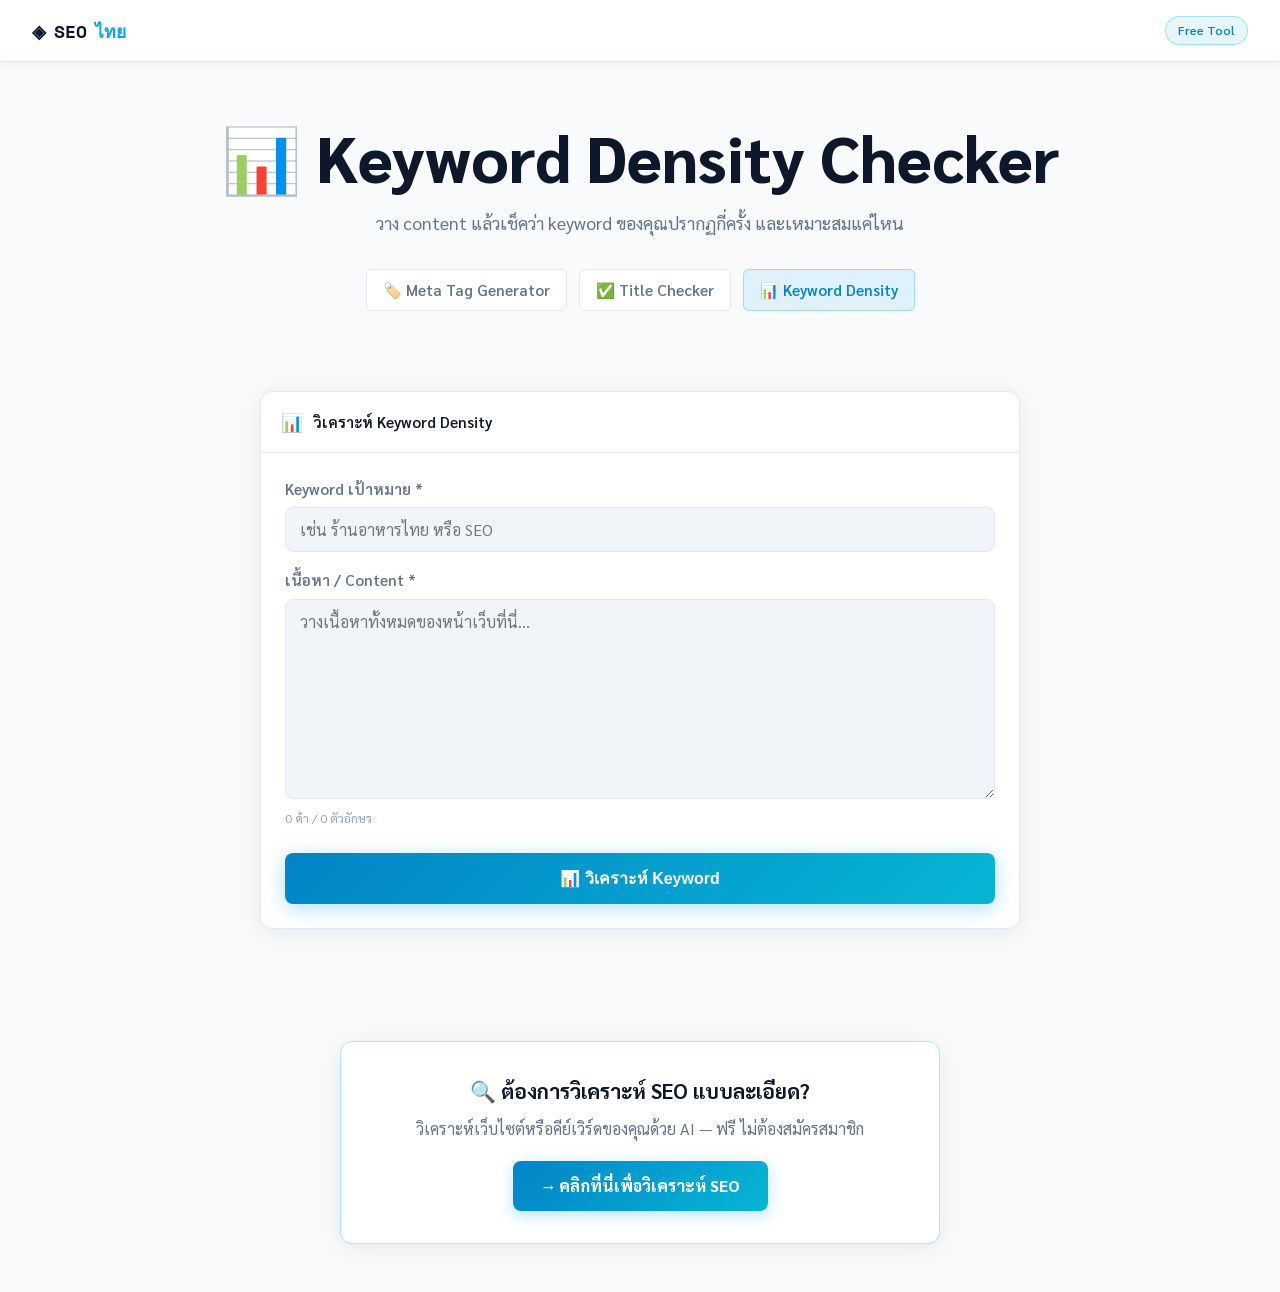
<file: keyword-density.html>
<!DOCTYPE html>
<html lang="th">
<head>
  <meta charset="UTF-8" />
  <meta name="viewport" content="width=device-width, initial-scale=1.0" />
  <title>Keyword Density Checker — SEOไทย</title>
  <meta name="description" content="เช็คความหนาแน่น Keyword ในเนื้อหาของคุณ รองรับภาษาไทยและอังกฤษ" />
  <link rel="preconnect" href="https://fonts.googleapis.com" />
  <link rel="preconnect" href="https://fonts.gstatic.com" crossorigin />
  <link href="https://fonts.googleapis.com/css2?family=Sarabun:wght@300;400;500;600;700;800&family=Space+Mono:wght@400;700&display=swap" rel="stylesheet" />
  <style>
    :root {
      --bg: #f8fafc;
      --surface: #ffffff;
      --surface2: #f1f5f9;
      --surface3: #e2e8f0;
      --blue: #0ea5e9;
      --blue-dark: #0284c7;
      --teal: #06b6d4;
      --text: #0f172a;
      --muted: #64748b;
      --dim: #94a3b8;
      --border: #e2e8f0;
      --border-accent: rgba(14,165,233,0.3);
      --green: #16a34a;
      --amber: #d97706;
      --red: #dc2626;
      --font: 'Sarabun', sans-serif;
      --mono: 'Space Mono', monospace;
    }

    *, *::before, *::after {
      box-sizing: border-box;
      margin: 0;
      padding: 0;
    }

    html {
      scroll-behavior: smooth;
    }

    body {
      background: var(--bg);
      color: var(--text);
      font-family: var(--font);
      font-size: 16px;
      line-height: 1.6;
      min-height: 100vh;
      -webkit-font-smoothing: antialiased;
    }

    /* HEADER */
    header {
      background: var(--surface);
      border-bottom: 1px solid var(--border);
      padding: 16px 32px;
      display: flex;
      align-items: center;
      justify-content: space-between;
      position: sticky;
      top: 0;
      z-index: 100;
      box-shadow: 0 1px 8px rgba(0,0,0,0.06);
    }

    .logo {
      display: flex;
      align-items: center;
      gap: 8px;
      text-decoration: none;
      color: var(--text);
      font-family: var(--mono);
      font-size: 1.1rem;
      font-weight: 700;
    }

    .logo span:last-child {
      color: var(--blue);
    }

    .badge {
      background: rgba(14,165,233,0.1);
      border: 1px solid var(--border-accent);
      color: var(--blue-dark);
      padding: 4px 12px;
      border-radius: 99px;
      font-size: 0.75rem;
      font-weight: 600;
    }

    /* HERO SECTION */
    .hero {
      text-align: center;
      padding: 60px 20px 40px;
      position: relative;
      z-index: 1;
    }

    .hero h1 {
      font-size: clamp(2.8rem, 5vw, 4.5rem);
      font-weight: 900;
      color: var(--text);
      margin-bottom: 16px;
      line-height: 1.1;
    }

    .hero p {
      font-size: 1.1rem;
      color: var(--muted);
      margin-bottom: 32px;
      max-width: 600px;
      margin-left: auto;
      margin-right: auto;
    }

    /* TOOL TABS */
    .tool-tabs {
      display: flex;
      justify-content: center;
      gap: 12px;
      flex-wrap: wrap;
      margin-bottom: 40px;
    }

    .tool-tab {
      background: var(--surface);
      border: 1px solid var(--border);
      color: var(--muted);
      padding: 8px 16px;
      border-radius: 6px;
      text-decoration: none;
      font-size: 0.95rem;
      font-weight: 600;
      transition: all 0.2s;
    }

    .tool-tab:hover {
      border-color: var(--blue-dark);
      color: var(--blue);
    }

    .tool-tab.active {
      background: rgba(14,165,233,0.1);
      border-color: var(--border-accent);
      color: var(--blue-dark);
    }

    /* MAIN LAYOUT */
    .wrap {
      max-width: 1200px;
      margin: 0 auto;
      padding: 0 20px 40px;
      position: relative;
      z-index: 1;
    }

    /* CARD */
    .card {
      background: var(--surface);
      border: 1px solid var(--border);
      border-radius: 12px;
      overflow: hidden;
      box-shadow: 0 4px 24px rgba(0,0,0,0.07);
      max-width: 760px;
      margin: 0 auto 24px;
    }

    .card-head {
      padding: 16px 20px;
      border-bottom: 1px solid var(--border);
      display: flex;
      align-items: center;
      gap: 10px;
      font-size: 0.95rem;
      font-weight: 600;
      color: var(--text);
    }

    .card-head-icon {
      font-size: 1.1rem;
    }

    .card-body {
      padding: 24px;
    }

    /* FORM */
    .fg {
      margin-bottom: 16px;
    }

    .fg:last-child {
      margin-bottom: 0;
    }

    .fg label {
      display: block;
      font-size: 0.95rem;
      font-weight: 600;
      color: var(--muted);
      margin-bottom: 6px;
    }

    .fg input,
    .fg textarea {
      width: 100%;
      background: var(--surface2);
      border: 1px solid var(--border);
      border-radius: 8px;
      padding: 11px 14px;
      color: var(--text);
      font-family: var(--font);
      font-size: 1rem;
      outline: none;
      transition: border 0.2s, box-shadow 0.2s;
    }

    .fg input:focus,
    .fg textarea:focus {
      border-color: var(--blue-dark);
      box-shadow: 0 0 0 3px rgba(14,165,233,0.1);
    }

    .fg textarea {
      min-height: 200px;
      resize: vertical;
    }

    .word-count {
      font-size: 0.78rem;
      color: var(--dim);
      margin-top: 4px;
    }

    .check-btn {
      width: 100%;
      background: linear-gradient(135deg, var(--blue-dark), var(--teal));
      color: #fff;
      font-weight: 800;
      font-size: 1rem;
      border: none;
      border-radius: 8px;
      padding: 13px;
      cursor: pointer;
      transition: all 0.2s;
      box-shadow: 0 4px 20px rgba(14,165,233,0.35);
      margin-top: 8px;
    }

    .check-btn:hover {
      transform: translateY(-2px);
      box-shadow: 0 8px 28px rgba(14,165,233,0.45);
    }

    /* RESULTS */
    .results {
      margin-top: 24px;
      display: none;
    }

    .result-main {
      background: var(--surface2);
      border-radius: 8px;
      padding: 24px;
      margin-bottom: 20px;
      text-align: center;
    }

    .density-num {
      font-size: 3rem;
      font-weight: 800;
    }

    .density-good {
      color: var(--green);
    }

    .density-warn {
      color: var(--amber);
    }

    .density-bad {
      color: var(--red);
    }

    .density-label {
      color: var(--muted);
      font-size: 0.9rem;
      margin-top: 4px;
    }

    .density-verdict {
      margin-top: 12px;
      font-size: 1rem;
      font-weight: 600;
    }

    .advice-box {
      background: var(--surface3);
      border-left: 3px solid var(--blue);
      border-radius: 0 8px 8px 0;
      padding: 14px 16px;
      margin-top: 16px;
      font-size: 0.9rem;
    }

    .stats-row {
      display: flex;
      gap: 12px;
      flex-wrap: wrap;
      margin-bottom: 20px;
    }

    .stat-box {
      flex: 1;
      min-width: 120px;
      background: var(--surface2);
      border: 1px solid var(--border);
      border-radius: 8px;
      padding: 16px;
      text-align: center;
    }

    .stat-box .sv {
      font-size: 1.5rem;
      font-weight: 800;
      color: var(--blue);
    }

    .stat-box .sl {
      font-size: 0.8rem;
      color: var(--muted);
      margin-top: 4px;
    }

    .bar-section {
      margin-bottom: 20px;
    }

    .bar-label {
      display: flex;
      justify-content: space-between;
      font-size: 0.85rem;
      margin-bottom: 6px;
    }

    .density-bar {
      background: var(--surface3);
      border-radius: 4px;
      height: 12px;
      overflow: hidden;
      position: relative;
    }

    .density-fill {
      height: 100%;
      border-radius: 4px;
      transition: width 0.8s;
    }

    .bar-marker {
      position: absolute;
      top: -4px;
      height: 20px;
      width: 2px;
      background: var(--blue);
    }

    .bar-marker-label {
      position: absolute;
      top: -22px;
      font-size: 0.7rem;
      color: var(--blue);
      transform: translateX(-50%);
      white-space: nowrap;
    }

    .top-keywords {
      background: var(--surface2);
      border-radius: 8px;
      padding: 20px;
      margin-bottom: 20px;
    }

    .top-keywords h3 {
      font-size: 1rem;
      font-weight: 700;
      margin-bottom: 16px;
    }

    .kw-row {
      display: flex;
      align-items: center;
      gap: 10px;
      padding: 8px 0;
      border-bottom: 1px solid var(--border);
    }

    .kw-row:last-child {
      border-bottom: none;
    }

    .kw-word {
      flex: 1;
      font-size: 0.9rem;
    }

    .kw-count {
      font-size: 0.85rem;
      color: var(--muted);
      width: 60px;
      text-align: right;
    }

    .kw-pct {
      font-size: 0.85rem;
      color: var(--blue);
      width: 60px;
      text-align: right;
    }

    .kw-bar {
      flex: 2;
      background: var(--surface3);
      border-radius: 4px;
      height: 6px;
      overflow: hidden;
    }

    .kw-bar-fill {
      height: 100%;
      background: var(--blue-dark);
      border-radius: 4px;
    }

    .highlight-box {
      background: var(--surface2);
      border-radius: 8px;
      padding: 20px;
    }

    .highlight-box h3 {
      font-size: 1rem;
      font-weight: 700;
      margin-bottom: 12px;
    }

    .highlight-text {
      font-size: 0.9rem;
      line-height: 1.8;
      color: var(--text);
    }

    mark {
      background: rgba(14,165,233,0.2);
      color: var(--blue);
      border-radius: 3px;
      padding: 1px 3px;
    }

    /* CTA SECTION */
    .cta-section {
      text-align: center;
      padding: 48px 20px;
      position: relative;
      z-index: 1;
    }

    .cta-box {
      background: var(--surface);
      border: 1px solid var(--border-accent);
      border-radius: 12px;
      padding: 32px;
      max-width: 600px;
      margin: 0 auto;
      box-shadow: 0 4px 24px rgba(0,0,0,0.07);
    }

    .cta-box h3 {
      font-size: 1.3rem;
      font-weight: 700;
      margin-bottom: 8px;
    }

    .cta-box p {
      color: var(--muted);
      margin-bottom: 20px;
    }

    .cta-link {
      display: inline-block;
      background: linear-gradient(135deg, var(--blue-dark), var(--teal));
      color: #fff;
      font-weight: 800;
      padding: 12px 28px;
      border-radius: 8px;
      text-decoration: none;
      transition: all 0.2s;
      box-shadow: 0 4px 16px rgba(14,165,233,0.3);
    }

    .cta-link:hover {
      transform: translateY(-1px);
      box-shadow: 0 6px 20px rgba(14,165,233,0.4);
    }
  </style>
</head>
<body>
  <header>
    <a href="index.html" class="logo">
      <span>◈</span>
      SEO<span>ไทย</span>
    </a>
    <span class="badge">Free Tool</span>
  </header>

  <div class="hero">
    <h1>📊 Keyword Density Checker</h1>
    <p>วาง content แล้วเช็คว่า keyword ของคุณปรากฏกี่ครั้ง และเหมาะสมแค่ไหน</p>
    <div class="tool-tabs">
      <a href="meta-tag-generator.html" class="tool-tab">🏷️ Meta Tag Generator</a>
      <a href="title-checker.html" class="tool-tab">✅ Title Checker</a>
      <a href="keyword-density.html" class="tool-tab active">📊 Keyword Density</a>
    </div>
  </div>

  <div class="wrap">
    <div class="card">
      <div class="card-head">
        <span class="card-head-icon">📊</span>
        <span>วิเคราะห์ Keyword Density</span>
      </div>
      <div class="card-body">
        <div class="fg">
          <label>Keyword เป้าหมาย *</label>
          <input type="text" id="kwInput" placeholder="เช่น ร้านอาหารไทย หรือ SEO" />
        </div>
        <div class="fg">
          <label>เนื้อหา / Content *</label>
          <textarea id="contentInput" placeholder="วางเนื้อหาทั้งหมดของหน้าเว็บที่นี่..." oninput="updateWordCount()"></textarea>
          <div class="word-count" id="wordCount">0 คำ / 0 ตัวอักษร</div>
        </div>
        <button class="check-btn" onclick="checkDensity()">📊 วิเคราะห์ Keyword</button>

        <div class="results" id="results">
          <div class="result-main">
            <div class="density-num" id="densityNum">0%</div>
            <div class="density-label" id="densityLabel">Keyword Density</div>
            <div class="density-verdict" id="densityVerdict"></div>
            <div class="advice-box" id="adviceBox"></div>
          </div>

          <div class="stats-row" id="statsRow"></div>

          <div class="bar-section">
            <div class="bar-label">
              <span>0%</span>
              <span id="barKwLabel"></span>
              <span>5%+</span>
            </div>
            <div class="density-bar">
              <div class="density-fill" id="densityFill" style="width:0%"></div>
              <div class="bar-marker" style="left:20%">
                <div class="bar-marker-label">1% (ต่ำ)</div>
              </div>
              <div class="bar-marker" style="left:40%">
                <div class="bar-marker-label">2% (เริ่มดี)</div>
              </div>
              <div class="bar-marker" style="left:60%">
                <div class="bar-marker-label">3% (เหมาะ)</div>
              </div>
            </div>
          </div>

          <div class="top-keywords" id="topKeywords">
            <h3>📋 Top Keywords ในเนื้อหา</h3>
            <div id="kwList"></div>
          </div>

          <div class="highlight-box">
            <h3>🔆 เนื้อหา (Highlight keyword)</h3>
            <div class="highlight-text" id="highlightText"></div>
          </div>
        </div>
      </div>
    </div>
  </div>

  <div class="cta-section">
    <div class="cta-box">
      <h3>🔍 ต้องการวิเคราะห์ SEO แบบละเอียด?</h3>
      <p>วิเคราะห์เว็บไซต์หรือคีย์เวิร์ดของคุณด้วย AI — ฟรี ไม่ต้องสมัครสมาชิก</p>
      <a href="index.html" class="cta-link">→ คลิกที่นี่เพื่อวิเคราะห์ SEO</a>
    </div>
  </div>

  <script>
    function updateWordCount() {
      var content = document.getElementById('contentInput').value;
      var words   = content.trim() ? content.trim().split(/\s+/).length : 0;
      document.getElementById('wordCount').textContent = words + ' คำ / ' + content.length + ' ตัวอักษร';
    }

    function checkDensity() {
      var kw      = document.getElementById('kwInput').value.trim();
      var content = document.getElementById('contentInput').value.trim();
      if (!kw || !content) { alert('กรุณากรอก keyword และ content ก่อนครับ'); return; }

      var words      = content.split(/\s+/).filter(Boolean);
      var totalWords = words.length;
      var kwLower    = kw.toLowerCase();
      var contentLow = content.toLowerCase();

      var regex   = new RegExp(kwLower.replace(/[.*+?^${}()|[\]\\]/g,'\\$&'), 'gi');
      var matches = content.match(regex) || [];
      var count   = matches.length;
      var density = totalWords > 0 ? (count / totalWords * 100) : 0;
      var densityStr = density.toFixed(2);

      var status  = density >= 1 && density <= 3 ? 'good' : density > 3 && density <= 4.5 ? 'warn' : density > 4.5 ? 'bad' : 'warn';
      var colorCls = status === 'good' ? 'density-good' : status === 'warn' ? 'density-warn' : 'density-bad';

      var verdicts = {
        good: '✅ เหมาะสมดีมาก',
        warn: density < 1 ? '⚠️ น้อยเกินไป ควรเพิ่ม keyword' : '⚠️ มากเกินไปนิดหน่อย',
        bad:  '❌ มากเกินไป อาจถูก Google มองว่า Keyword Stuffing'
      };
      var advices = {
        good: '🎯 Keyword Density อยู่ในช่วง 1–3% ซึ่งเป็นช่วงที่ Google ชอบ เนื้อหาของคุณดูเป็นธรรมชาติและ SEO-friendly',
        warn: density < 1 ? '💡 แนะนำให้เพิ่ม keyword "' + kw + '" ในเนื้อหาให้มากขึ้น โดยเฉพาะในย่อหน้าแรก, H1, H2 และส่วนท้ายของบทความ' : '💡 ลด keyword ลงเล็กน้อย โดยเปลี่ยนบางจุดเป็น synonym หรือคำใกล้เคียง เช่น ถ้าใช้ "อาหารไทย" ก็เปลี่ยนบางจุดเป็น "อาหาร" แทน',
        bad:  '🚨 Keyword Density สูงเกิน 4.5% มีความเสี่ยงถูก Google Penalty แนะนำให้ลด keyword และเพิ่มเนื้อหาที่หลากหลายขึ้น'
      };

      var numEl = document.getElementById('densityNum');
      numEl.textContent = densityStr + '%';
      numEl.className   = 'density-num ' + colorCls;
      document.getElementById('densityLabel').textContent = 'Keyword Density ของ "' + kw + '"';
      document.getElementById('densityVerdict').textContent = verdicts[status];
      document.getElementById('adviceBox').textContent = advices[status];
      document.getElementById('barKwLabel').textContent = densityStr + '%';

      var fillPct = Math.min(100, density / 5 * 100);
      var fill = document.getElementById('densityFill');
      fill.style.width = fillPct + '%';
      fill.style.background = status === 'good' ? 'var(--green)' : status === 'warn' ? 'var(--amber)' : 'var(--red)';

      document.getElementById('statsRow').innerHTML =
        '<div class="stat-box"><div class="sv">' + count + '</div><div class="sl">ครั้งที่ปรากฏ</div></div>' +
        '<div class="stat-box"><div class="sv">' + totalWords + '</div><div class="sl">คำทั้งหมด</div></div>' +
        '<div class="stat-box"><div class="sv">' + content.length + '</div><div class="sl">ตัวอักษร</div></div>' +
        '<div class="stat-box"><div class="sv">' + densityStr + '%</div><div class="sl">Density</div></div>';

      var freq = {};
      words.forEach(function(w) {
        var clean = w.toLowerCase().replace(/[^\u0E00-\u0E7Fa-z0-9]/g,'');
        if (clean.length > 2) freq[clean] = (freq[clean]||0) + 1;
      });
      var sorted = Object.entries(freq).sort(function(a,b){ return b[1]-a[1]; }).slice(0,10);
      var maxCount = sorted[0] ? sorted[0][1] : 1;
      document.getElementById('kwList').innerHTML = sorted.map(function(e) {
        var pct = (e[1]/totalWords*100).toFixed(2);
        var barW = Math.round(e[1]/maxCount*100);
        return '<div class="kw-row"><div class="kw-word">' + e[0] + '</div>' +
          '<div class="kw-bar"><div class="kw-bar-fill" style="width:' + barW + '%"></div></div>' +
          '<div class="kw-count">' + e[1] + ' ครั้ง</div><div class="kw-pct">' + pct + '%</div></div>';
      }).join('');

      var highlighted = content.replace(regex, function(m) { return '<mark>' + m + '</mark>'; });
      document.getElementById('highlightText').innerHTML = highlighted.slice(0,2000) + (content.length > 2000 ? '...' : '');

      document.getElementById('results').style.display = 'block';
      document.getElementById('results').scrollIntoView({behavior:'smooth'});
    }
  </script>
</body>
</html>
</file>
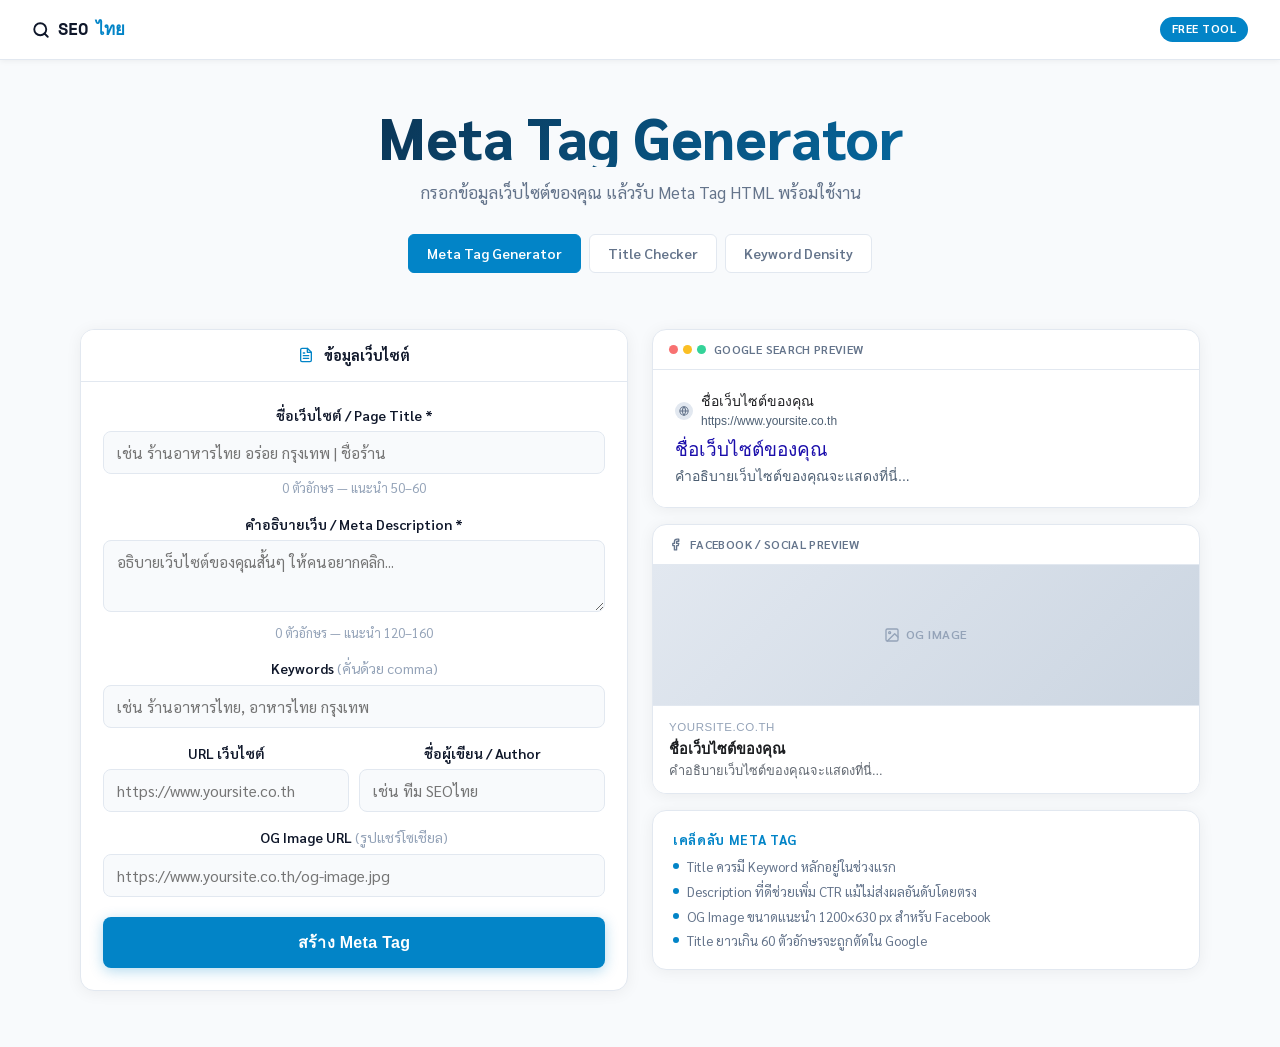
<file: meta-tag-generator.html>
<!DOCTYPE html>
<html lang="th">
<head>
  <meta charset="UTF-8" />
  <meta name="viewport" content="width=device-width, initial-scale=1.0" />
  <title>Meta Tag Generator — SEOไทย</title>
  <meta name="description" content="สร้าง Meta Tag HTML สำหรับเว็บไซต์ของคุณฟรี รองรับภาษาไทย" />
  <link rel="preconnect" href="https://fonts.googleapis.com" />
  <link rel="preconnect" href="https://fonts.gstatic.com" crossorigin />
  <link href="https://fonts.googleapis.com/css2?family=Sarabun:wght@300;400;500;600;700;800&family=Space+Mono:wght@400;700&display=swap" rel="stylesheet" />
  <style>
    :root {
      --bg: #f8fafc;
      --surface: #ffffff;
      --surface2: #f1f5f9;
      --surface3: #e2e8f0;
      --blue: #0ea5e9;
      --blue-dark: #0284c7;
      --teal: #06b6d4;
      --text: #0f172a;
      --muted: #64748b;
      --dim: #94a3b8;
      --border: #e2e8f0;
      --border-accent: rgba(14,165,233,0.35);
      --green: #16a34a;
      --amber: #d97706;
      --red: #dc2626;
      --font: 'Sarabun', sans-serif;
      --mono: 'Space Mono', monospace;
      --header-h: 60px;
    }

    *, *::before, *::after { box-sizing: border-box; margin: 0; padding: 0; }
    html { scroll-behavior: smooth; }

    body {
      background: var(--bg);
      color: var(--text);
      font-family: var(--font);
      font-size: 16px;
      line-height: 1.6;
      min-height: 100vh;
      -webkit-font-smoothing: antialiased;
    }

    /* ── HEADER ── */
    header {
      background: var(--surface);
      border-bottom: 1px solid var(--border);
      height: var(--header-h);
      padding: 0 32px;
      display: flex;
      align-items: center;
      justify-content: space-between;
      position: sticky;
      top: 0;
      z-index: 100;
      box-shadow: 0 1px 6px rgba(0,0,0,0.06);
    }

    .logo {
      display: flex;
      align-items: center;
      gap: 8px;
      text-decoration: none;
      color: var(--text);
      font-family: var(--mono);
      font-size: 1.05rem;
      font-weight: 700;
    }
    .logo .accent { color: var(--blue-dark); }

    .badge {
      background: var(--blue-dark);
      color: #fff;
      padding: 3px 12px;
      border-radius: 99px;
      font-size: 0.72rem;
      font-weight: 700;
      letter-spacing: 0.04em;
      text-transform: uppercase;
    }

    /* ── HERO ── */
    .hero {
      text-align: center;
      padding: 44px 20px 28px;
    }

    .hero-label {
      display: inline-block;
      background: rgba(2,132,199,0.08);
      color: var(--blue-dark);
      border: 1px solid rgba(2,132,199,0.2);
      border-radius: 99px;
      font-size: 0.78rem;
      font-weight: 700;
      letter-spacing: 0.06em;
      text-transform: uppercase;
      padding: 4px 14px;
      margin-bottom: 16px;
    }

    .hero h1 {
      font-size: clamp(2.2rem, 4.5vw, 3.8rem);
      font-weight: 900;
      line-height: 1.1;
      margin-bottom: 12px;
      background: linear-gradient(135deg, #0f172a 0%, #0284c7 100%);
      -webkit-background-clip: text;
      -webkit-text-fill-color: transparent;
      background-clip: text;
    }

    .hero p {
      font-size: 1.05rem;
      color: var(--muted);
      max-width: 520px;
      margin: 0 auto 28px;
    }

    /* ── TOOL TABS ── */
    .tool-tabs {
      display: flex;
      justify-content: center;
      gap: 8px;
      flex-wrap: wrap;
    }

    .tool-tab {
      background: var(--surface);
      border: 1px solid var(--border);
      color: var(--muted);
      padding: 7px 18px;
      border-radius: 6px;
      text-decoration: none;
      font-size: 0.88rem;
      font-weight: 600;
      transition: all 0.18s;
    }

    .tool-tab:hover {
      border-color: var(--blue-dark);
      color: var(--blue-dark);
    }

    .tool-tab.active {
      background: var(--blue-dark);
      border-color: var(--blue-dark);
      color: #fff;
    }

    /* ── LAYOUT ── */
    .wrap {
      max-width: 1160px;
      margin: 0 auto;
      padding: 28px 20px 56px;
    }

    .grid {
      display: grid;
      grid-template-columns: 1fr 1fr;
      gap: 24px;
      align-items: start;
    }

    @media(max-width: 860px) {
      .grid { grid-template-columns: 1fr; }
      .preview-col { position: static !important; }
    }

    /* ── LEFT: FORM CARD ── */
    .card {
      background: var(--surface);
      border: 1px solid var(--border);
      border-radius: 14px;
      overflow: hidden;
      box-shadow: 0 2px 16px rgba(0,0,0,0.06);
    }

    .card-head {
      padding: 14px 20px;
      border-bottom: 1px solid var(--border);
      display: flex;
      align-items: center;
      justify-content: center;
      gap: 10px;
      font-size: 0.9rem;
      font-weight: 700;
      color: var(--text);
      background: var(--surface);
    }

    .card-head svg {
      color: var(--blue-dark);
      flex-shrink: 0;
    }

    .card-body { padding: 22px; }

    .fg { margin-bottom: 14px; }
    .fg:last-child { margin-bottom: 0; }

    .fg label {
      display: block;
      font-size: 0.88rem;
      font-weight: 600;
      color: var(--text);
      margin-bottom: 5px;
      text-align: center;
    }

    .fg input,
    .fg textarea {
      width: 100%;
      background: var(--bg);
      border: 1.5px solid var(--border);
      border-radius: 8px;
      padding: 10px 13px;
      color: var(--text);
      font-family: var(--font);
      font-size: 0.97rem;
      outline: none;
      transition: border 0.18s, box-shadow 0.18s;
    }

    .fg input:focus,
    .fg textarea:focus {
      border-color: var(--blue-dark);
      box-shadow: 0 0 0 3px rgba(2,132,199,0.12);
      background: #fff;
    }

    .fg textarea {
      min-height: 72px;
      resize: vertical;
    }

    .hint { font-size: 0.8rem; color: var(--dim); margin-top: 4px; text-align: center; }
    .hint.warn { color: var(--amber); }
    .hint.bad  { color: var(--red); }
    .hint.ok   { color: var(--green); }

    .row2 {
      display: grid;
      grid-template-columns: 1fr 1fr;
      gap: 10px;
    }
    @media(max-width: 480px) { .row2 { grid-template-columns: 1fr; } }

    .gen-btn {
      width: 100%;
      background: var(--blue-dark);
      color: #fff;
      font-weight: 700;
      font-size: 1rem;
      border: none;
      border-radius: 8px;
      padding: 13px;
      cursor: pointer;
      transition: background 0.18s, transform 0.18s, box-shadow 0.18s;
      box-shadow: 0 3px 14px rgba(2,132,199,0.3);
      margin-top: 6px;
      letter-spacing: 0.02em;
    }

    .gen-btn:hover {
      background: #0369a1;
      transform: translateY(-1px);
      box-shadow: 0 6px 20px rgba(2,132,199,0.38);
    }

    /* ── RIGHT: STICKY PREVIEW COLUMN ── */
    .preview-col {
      position: sticky;
      top: calc(var(--header-h) + 16px);
      display: flex;
      flex-direction: column;
      gap: 16px;
    }

    /* ── PREVIEW CARDS SHARED ── */
    .prev-card {
      background: var(--surface);
      border: 1px solid var(--border);
      border-radius: 14px;
      overflow: hidden;
      box-shadow: 0 2px 16px rgba(0,0,0,0.06);
    }

    .prev-head {
      padding: 10px 16px;
      border-bottom: 1px solid var(--border);
      display: flex;
      align-items: center;
      gap: 8px;
      font-size: 0.75rem;
      font-weight: 600;
      color: var(--muted);
      letter-spacing: 0.03em;
      text-transform: uppercase;
    }

    .dot-row { display: flex; gap: 5px; }
    .dot { width: 9px; height: 9px; border-radius: 50%; }
    .dot-r { background: #f87171; }
    .dot-y { background: #fbbf24; }
    .dot-g { background: #34d399; }

    /* ── GOOGLE SERP PREVIEW ── */
    .serp-body {
      padding: 20px 22px;
      background: #fff;
    }

    .serp-row {
      display: flex;
      align-items: center;
      gap: 8px;
      margin-bottom: 6px;
    }

    .serp-fav {
      width: 18px; height: 18px;
      background: var(--surface3);
      border-radius: 50%;
      display: grid;
      place-items: center;
      flex-shrink: 0;
      overflow: hidden;
    }
    .serp-fav svg { width: 10px; height: 10px; color: var(--muted); }

    .serp-site { font-size: 14px; color: #202124; font-family: Arial, sans-serif; }
    .serp-url  { font-size: 12px; color: #4d5f73; font-family: Arial, sans-serif; }

    .serp-title {
      font-size: 19px;
      color: #1a0dab;
      font-family: Arial, sans-serif;
      word-break: break-word;
      margin-bottom: 4px;
      line-height: 1.3;
      cursor: pointer;
    }
    .serp-title:hover { text-decoration: underline; }

    .serp-desc {
      font-size: 14px;
      color: #4d5f73;
      font-family: Arial, sans-serif;
      line-height: 1.5;
    }

    /* ── SOCIAL OG PREVIEW ── */
    .og-body { padding: 0; background: #fff; }

    .og-img-placeholder {
      background: linear-gradient(135deg, #e2e8f0, #cbd5e1);
      height: 140px;
      display: flex;
      align-items: center;
      justify-content: center;
      color: var(--dim);
      font-size: 0.78rem;
      font-weight: 600;
      letter-spacing: 0.04em;
      text-transform: uppercase;
    }

    .og-img-placeholder svg { margin-right: 6px; }

    .og-text {
      padding: 12px 16px 14px;
      border-top: 1px solid var(--border);
    }

    .og-domain {
      font-size: 0.72rem;
      color: var(--dim);
      text-transform: uppercase;
      letter-spacing: 0.05em;
      margin-bottom: 3px;
      font-family: Arial, sans-serif;
    }

    .og-title {
      font-size: 0.9rem;
      font-weight: 700;
      color: #1c1e21;
      line-height: 1.3;
      margin-bottom: 3px;
      font-family: Arial, sans-serif;
    }

    .og-desc {
      font-size: 0.8rem;
      color: #606770;
      line-height: 1.4;
      font-family: Arial, sans-serif;
    }

    /* ── OUTPUT CODE ── */
    .out-card {
      background: var(--surface);
      border: 1px solid var(--border);
      border-radius: 14px;
      overflow: hidden;
      display: none;
      box-shadow: 0 2px 16px rgba(0,0,0,0.06);
    }

    .out-head {
      padding: 12px 18px;
      border-bottom: 1px solid var(--border);
      font-size: 0.8rem;
      font-weight: 600;
      color: var(--muted);
      display: flex;
      align-items: center;
      gap: 6px;
      letter-spacing: 0.03em;
      text-transform: uppercase;
    }

    .out-body { padding: 16px 18px; }

    .out-body pre {
      font-family: var(--mono);
      font-size: 0.72rem;
      color: #334155;
      background: var(--bg);
      border: 1px solid var(--border);
      border-radius: 8px;
      padding: 14px;
      white-space: pre-wrap;
      word-break: break-all;
      max-height: 200px;
      overflow-y: auto;
      line-height: 1.6;
    }

    .btn-row {
      display: flex;
      gap: 8px;
      flex-wrap: wrap;
      margin-top: 12px;
    }

    .obtn {
      background: var(--surface);
      border: 1.5px solid var(--border);
      color: var(--text);
      border-radius: 7px;
      padding: 7px 16px;
      cursor: pointer;
      font-size: 0.82rem;
      font-weight: 600;
      font-family: var(--font);
      transition: all 0.18s;
    }
    .obtn:hover {
      border-color: var(--blue-dark);
      color: var(--blue-dark);
      background: rgba(2,132,199,0.04);
    }
    .obtn.wp {
      border-color: var(--border-accent);
      color: var(--blue-dark);
    }

    .wp-box {
      background: var(--bg);
      border: 1px solid var(--border);
      border-radius: 8px;
      padding: 12px;
      margin-top: 10px;
      display: none;
    }
    .wp-box pre {
      font-family: var(--mono);
      font-size: 0.72rem;
      color: #334155;
      white-space: pre-wrap;
      word-break: break-all;
      line-height: 1.6;
    }

    /* ── TIP CARD (replaces CTA ad) ── */
    .tip-card {
      background: var(--surface);
      border: 1px solid var(--border);
      border-radius: 14px;
      padding: 18px 20px;
      box-shadow: 0 2px 16px rgba(0,0,0,0.06);
    }
    .tip-card h4 {
      font-size: 0.82rem;
      font-weight: 700;
      color: var(--blue-dark);
      text-transform: uppercase;
      letter-spacing: 0.05em;
      margin-bottom: 8px;
    }
    .tip-card ul {
      list-style: none;
      display: flex;
      flex-direction: column;
      gap: 6px;
    }
    .tip-card li {
      font-size: 0.83rem;
      color: var(--muted);
      display: flex;
      gap: 8px;
      align-items: flex-start;
      line-height: 1.4;
    }
    .tip-card li::before {
      content: '';
      width: 6px;
      height: 6px;
      border-radius: 50%;
      background: var(--blue-dark);
      flex-shrink: 0;
      margin-top: 5px;
    }
  </style>
</head>
<body>

  <header>
    <a href="index.html" class="logo">
      <svg width="18" height="18" viewBox="0 0 24 24" fill="none" stroke="currentColor" stroke-width="2.5" stroke-linecap="round" stroke-linejoin="round"><circle cx="11" cy="11" r="8"/><path d="m21 21-4.35-4.35"/></svg>
      SEO<span class="accent">ไทย</span>
    </a>
    <span class="badge">Free Tool</span>
  </header>

  <div class="hero">
    <h1>Meta Tag Generator</h1>
    <p>กรอกข้อมูลเว็บไซต์ของคุณ แล้วรับ Meta Tag HTML พร้อมใช้งาน</p>
    <div class="tool-tabs">
      <a href="meta-tag-generator.html" class="tool-tab active">Meta Tag Generator</a>
      <a href="title-checker.html" class="tool-tab">Title Checker</a>
      <a href="keyword-density.html" class="tool-tab">Keyword Density</a>
    </div>
  </div>

  <div class="wrap">
    <div class="grid">

      <!-- LEFT: FORM -->
      <div>
        <div class="card">
          <div class="card-head">
            <svg width="16" height="16" viewBox="0 0 24 24" fill="none" stroke="currentColor" stroke-width="2" stroke-linecap="round" stroke-linejoin="round"><path d="M14 2H6a2 2 0 0 0-2 2v16a2 2 0 0 0 2 2h12a2 2 0 0 0 2-2V8z"/><polyline points="14 2 14 8 20 8"/><line x1="16" y1="13" x2="8" y2="13"/><line x1="16" y1="17" x2="8" y2="17"/><polyline points="10 9 9 9 8 9"/></svg>
            <span>ข้อมูลเว็บไซต์</span>
          </div>
          <div class="card-body">

            <div class="fg">
              <label>ชื่อเว็บไซต์ / Page Title *</label>
              <input type="text" id="pageTitle" placeholder="เช่น ร้านอาหารไทย อร่อย กรุงเทพ | ชื่อร้าน"
                     oninput="liveUpdate(); checkLen('pageTitle','hintTitle',50,60)" />
              <div class="hint" id="hintTitle">0 ตัวอักษร — แนะนำ 50–60</div>
            </div>

            <div class="fg">
              <label>คำอธิบายเว็บ / Meta Description *</label>
              <textarea id="pageDesc" placeholder="อธิบายเว็บไซต์ของคุณสั้นๆ ให้คนอยากคลิก..."
                        oninput="liveUpdate(); checkLen('pageDesc','hintDesc',120,160)"></textarea>
              <div class="hint" id="hintDesc">0 ตัวอักษร — แนะนำ 120–160</div>
            </div>

            <div class="fg">
              <label>Keywords <span style="font-weight:400;color:var(--dim)">(คั่นด้วย comma)</span></label>
              <input type="text" id="pageKeywords" placeholder="เช่น ร้านอาหารไทย, อาหารไทย กรุงเทพ" />
            </div>

            <div class="row2">
              <div class="fg">
                <label>URL เว็บไซต์</label>
                <input type="text" id="pageUrl" placeholder="https://www.yoursite.co.th" oninput="liveUpdate()" />
              </div>
              <div class="fg">
                <label>ชื่อผู้เขียน / Author</label>
                <input type="text" id="pageAuthor" placeholder="เช่น ทีม SEOไทย" />
              </div>
            </div>

            <div class="fg">
              <label>OG Image URL <span style="font-weight:400;color:var(--dim)">(รูปแชร์โซเชียล)</span></label>
              <input type="text" id="ogImage" placeholder="https://www.yoursite.co.th/og-image.jpg" oninput="liveUpdate()" />
            </div>

            <button class="gen-btn" onclick="generate()">สร้าง Meta Tag</button>
          </div>
        </div>

        <!-- Output Code (under form on mobile, stays left) -->
        <div class="out-card" id="outCard" style="margin-top:16px;">
          <div class="out-head">
            <svg width="13" height="13" viewBox="0 0 24 24" fill="none" stroke="currentColor" stroke-width="2.5" stroke-linecap="round" stroke-linejoin="round"><rect x="9" y="9" width="13" height="13" rx="2" ry="2"/><path d="M5 15H4a2 2 0 0 1-2-2V4a2 2 0 0 1 2-2h9a2 2 0 0 1 2 2v1"/></svg>
            โค้ด HTML — วางใน &lt;head&gt;
          </div>
          <div class="out-body">
            <pre id="outputCode"></pre>
            <div class="btn-row">
              <button class="obtn" onclick="copyHTML()">Copy HTML</button>
              <button class="obtn wp" onclick="copyWP()">Copy สำหรับ WordPress</button>
            </div>
            <div class="wp-box" id="wpBox">
              <div style="font-size:.75rem;color:var(--muted);margin-bottom:6px;font-weight:600;">กรอกใน Yoast SEO / RankMath:</div>
              <pre id="wpCode"></pre>
            </div>
          </div>
        </div>
      </div>

      <!-- RIGHT: STICKY PREVIEW COLUMN -->
      <div class="preview-col">

        <!-- Google SERP Preview -->
        <div class="prev-card">
          <div class="prev-head">
            <div class="dot-row">
              <div class="dot dot-r"></div>
              <div class="dot dot-y"></div>
              <div class="dot dot-g"></div>
            </div>
            Google Search Preview
          </div>
          <div class="serp-body">
            <div class="serp-row">
              <div class="serp-fav">
                <svg viewBox="0 0 24 24" fill="none" stroke="currentColor" stroke-width="2.5"><circle cx="12" cy="12" r="10"/><line x1="2" y1="12" x2="22" y2="12"/><path d="M12 2a15.3 15.3 0 0 1 4 10 15.3 15.3 0 0 1-4 10 15.3 15.3 0 0 1-4-10 15.3 15.3 0 0 1 4-10z"/></svg>
              </div>
              <div>
                <div class="serp-site" id="gpSite">ชื่อเว็บไซต์ของคุณ</div>
                <div class="serp-url" id="gpUrl">https://www.yoursite.co.th</div>
              </div>
            </div>
            <div class="serp-title" id="gpTitle">ชื่อเว็บไซต์ของคุณ</div>
            <div class="serp-desc" id="gpDesc">คำอธิบายเว็บไซต์ของคุณจะแสดงที่นี่...</div>
          </div>
        </div>

        <!-- Social / OG Preview -->
        <div class="prev-card">
          <div class="prev-head">
            <svg width="13" height="13" viewBox="0 0 24 24" fill="none" stroke="currentColor" stroke-width="2.5" stroke-linecap="round" stroke-linejoin="round"><path d="M18 2h-3a5 5 0 0 0-5 5v3H7v4h3v8h4v-8h3l1-4h-4V7a1 1 0 0 1 1-1h3z"/></svg>
            Facebook / Social Preview
          </div>
          <div class="og-body">
            <div class="og-img-placeholder" id="ogImgArea">
              <svg width="16" height="16" viewBox="0 0 24 24" fill="none" stroke="currentColor" stroke-width="2" stroke-linecap="round" stroke-linejoin="round"><rect x="3" y="3" width="18" height="18" rx="2"/><circle cx="8.5" cy="8.5" r="1.5"/><polyline points="21 15 16 10 5 21"/></svg>
              OG Image
            </div>
            <div class="og-text">
              <div class="og-domain" id="ogDomain">YOURSITE.CO.TH</div>
              <div class="og-title" id="ogTitle">ชื่อเว็บไซต์ของคุณ</div>
              <div class="og-desc" id="ogDesc">คำอธิบายเว็บไซต์ของคุณจะแสดงที่นี่...</div>
            </div>
          </div>
        </div>

        <!-- Tips -->
        <div class="tip-card">
          <h4>เคล็ดลับ Meta Tag</h4>
          <ul>
            <li>Title ควรมี Keyword หลักอยู่ในช่วงแรก</li>
            <li>Description ที่ดีช่วยเพิ่ม CTR แม้ไม่ส่งผลอันดับโดยตรง</li>
            <li>OG Image ขนาดแนะนำ 1200×630 px สำหรับ Facebook</li>
            <li>Title ยาวเกิน 60 ตัวอักษรจะถูกตัดใน Google</li>
          </ul>
        </div>

      </div>
    </div>
  </div>

  <script>
    function checkLen(id, hintId, min, max) {
      var v = document.getElementById(id).value.length;
      var el = document.getElementById(hintId);
      el.textContent = v + ' ตัวอักษร — แนะนำ ' + min + '–' + max;
      el.className = 'hint' + (v > max ? ' bad' : v >= min ? ' ok' : v > 0 ? ' warn' : '');
    }

    function liveUpdate() {
      var title = document.getElementById('pageTitle').value || 'ชื่อเว็บไซต์ของคุณ';
      var desc  = document.getElementById('pageDesc').value  || 'คำอธิบายเว็บไซต์ของคุณจะแสดงที่นี่...';
      var url   = document.getElementById('pageUrl').value   || 'https://www.yoursite.co.th';
      var ogImg = document.getElementById('ogImage').value   || '';
      var site  = title.includes('|') ? title.split('|').pop().trim() : title;

      // Google preview
      document.getElementById('gpSite').textContent  = site.slice(0, 40);
      document.getElementById('gpUrl').textContent   = url;
      document.getElementById('gpTitle').textContent = title.slice(0, 60) + (title.length > 60 ? '...' : '');
      document.getElementById('gpDesc').textContent  = desc.slice(0, 160) + (desc.length > 160 ? '...' : '');

      // Social / OG preview
      var domain = 'YOURSITE.CO.TH';
      try { domain = new URL(url).hostname.toUpperCase(); } catch(e) {}
      document.getElementById('ogDomain').textContent = domain;
      document.getElementById('ogTitle').textContent  = title.slice(0, 88) + (title.length > 88 ? '...' : '');
      document.getElementById('ogDesc').textContent   = desc.slice(0, 110) + (desc.length > 110 ? '...' : '');

      var imgArea = document.getElementById('ogImgArea');
      if (ogImg) {
        imgArea.innerHTML = '<img src="' + ogImg + '" style="width:100%;height:140px;object-fit:cover;display:block;" onerror="this.parentElement.innerHTML=\'<svg width=16 height=16 viewBox=\\\"0 0 24 24\\\" fill=\\\"none\\\" stroke=\\\"currentColor\\\" stroke-width=\\\"2\\\" stroke-linecap=\\\"round\\\" stroke-linejoin=\\\"round\\\"><rect x=\\\"3\\\" y=\\\"3\\\" width=\\\"18\\\" height=\\\"18\\\" rx=\\\"2\\\"/><circle cx=\\\"8.5\\\" cy=\\\"8.5\\\" r=\\\"1.5\\\"/><polyline points=\\\"21 15 16 10 5 21\\\"/></svg> OG Image\'" />';
      } else {
        imgArea.innerHTML = '<svg width="16" height="16" viewBox="0 0 24 24" fill="none" stroke="currentColor" stroke-width="2" stroke-linecap="round" stroke-linejoin="round"><rect x="3" y="3" width="18" height="18" rx="2"/><circle cx="8.5" cy="8.5" r="1.5"/><polyline points="21 15 16 10 5 21"/></svg> OG Image';
      }
    }

    function generate() {
      var title = document.getElementById('pageTitle').value.trim();
      var desc  = document.getElementById('pageDesc').value.trim();
      var kw    = document.getElementById('pageKeywords').value.trim();
      var url   = document.getElementById('pageUrl').value.trim();
      var auth  = document.getElementById('pageAuthor').value.trim();
      var og    = document.getElementById('ogImage').value.trim();
      if (!title || !desc) { alert('กรุณากรอกชื่อเว็บและคำอธิบายก่อนครับ'); return; }

      var c = '<!-- ═══ Basic SEO ═══ -->\n';
      c += '<meta charset="UTF-8">\n<meta name="viewport" content="width=device-width, initial-scale=1.0">\n';
      c += '<title>' + title + '</title>\n';
      c += '<meta name="description" content="' + desc + '">\n';
      if (kw)   c += '<meta name="keywords" content="' + kw + '">\n';
      if (auth) c += '<meta name="author" content="' + auth + '">\n';
      c += '<meta name="robots" content="index, follow">\n\n';
      c += '<!-- ═══ Open Graph ═══ -->\n';
      c += '<meta property="og:type" content="website">\n';
      c += '<meta property="og:title" content="' + title + '">\n';
      c += '<meta property="og:description" content="' + desc + '">\n';
      if (url) c += '<meta property="og:url" content="' + url + '">\n';
      if (og)  c += '<meta property="og:image" content="' + og + '">\n';
      c += '<meta property="og:locale" content="th_TH">\n\n';
      c += '<!-- ═══ Twitter Card ═══ -->\n';
      c += '<meta name="twitter:card" content="summary_large_image">\n';
      c += '<meta name="twitter:title" content="' + title + '">\n';
      c += '<meta name="twitter:description" content="' + desc + '">\n';
      if (og) c += '<meta name="twitter:image" content="' + og + '">\n';
      if (url) { c += '\n<!-- ═══ Canonical ═══ -->\n<link rel="canonical" href="' + url + '">'; }

      document.getElementById('outputCode').textContent = c;
      document.getElementById('outCard').style.display = 'block';
      liveUpdate();
      setTimeout(function(){ document.getElementById('outCard').scrollIntoView({behavior:'smooth', block:'nearest'}); }, 100);
    }

    function copyHTML() {
      var c = document.getElementById('outputCode').textContent;
      navigator.clipboard.writeText(c).then(function() {
        var b = document.querySelectorAll('.obtn')[0];
        b.textContent = 'Copied!';
        setTimeout(function(){ b.textContent = 'Copy HTML'; }, 2000);
      });
    }

    function copyWP() {
      var title = document.getElementById('pageTitle').value;
      var desc  = document.getElementById('pageDesc').value;
      var kw    = document.getElementById('pageKeywords').value;
      if (!title || !desc) { alert('กรุณากรอกข้อมูลก่อนครับ'); return; }
      var focus = kw ? kw.split(',')[0].trim() : '';
      var t = '── Yoast SEO / RankMath ──\n\nSEO Title:\n' + title + '\n\nMeta Description:\n' + desc;
      if (focus) t += '\n\nFocus Keyword:\n' + focus;
      t += '\n\n── วิธีใช้ ──\n1. เปิดหน้าใน WordPress\n2. เลื่อนหา Yoast SEO หรือ RankMath\n3. กรอกข้อมูลด้านบน\n4. กด Update / Publish';
      document.getElementById('wpCode').textContent = t;
      document.getElementById('wpBox').style.display = 'block';
      navigator.clipboard.writeText(t).then(function() {
        var b = document.querySelectorAll('.obtn')[1];
        b.textContent = 'Copied!';
        setTimeout(function(){ b.textContent = 'Copy สำหรับ WordPress'; }, 2000);
      });
    }
  </script>
</body>
</html>
</file>
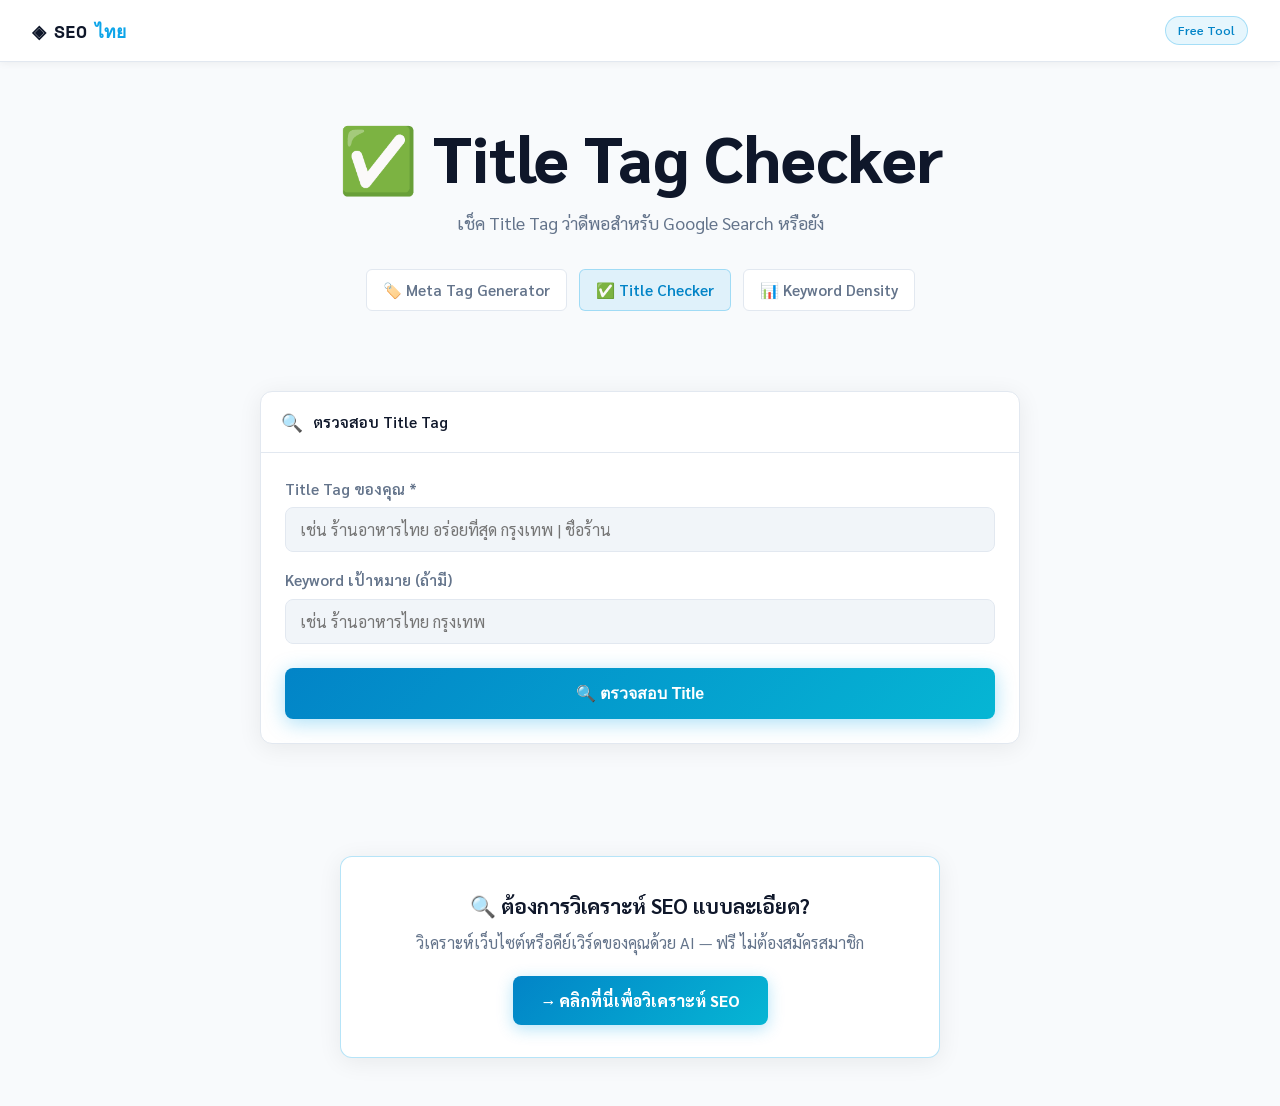
<file: title-checker.html>
<!DOCTYPE html>
<html lang="th">
<head>
  <meta charset="UTF-8" />
  <meta name="viewport" content="width=device-width, initial-scale=1.0" />
  <title>Title Tag Checker — SEOไทย</title>
  <meta name="description" content="เช็ค Title Tag ว่าความยาวเหมาะสมไหม มี keyword ไหม ดูดีบน Google ไหม" />
  <link rel="preconnect" href="https://fonts.googleapis.com" />
  <link rel="preconnect" href="https://fonts.gstatic.com" crossorigin />
  <link href="https://fonts.googleapis.com/css2?family=Sarabun:wght@300;400;500;600;700;800&family=Space+Mono:wght@400;700&display=swap" rel="stylesheet" />
  <style>
    :root {
      --bg: #f8fafc;
      --surface: #ffffff;
      --surface2: #f1f5f9;
      --surface3: #e2e8f0;
      --blue: #0ea5e9;
      --blue-dark: #0284c7;
      --teal: #06b6d4;
      --text: #0f172a;
      --muted: #64748b;
      --dim: #94a3b8;
      --border: #e2e8f0;
      --border-accent: rgba(14,165,233,0.3);
      --green: #16a34a;
      --amber: #d97706;
      --red: #dc2626;
      --font: 'Sarabun', sans-serif;
      --mono: 'Space Mono', monospace;
    }

    *, *::before, *::after {
      box-sizing: border-box;
      margin: 0;
      padding: 0;
    }

    html {
      scroll-behavior: smooth;
    }

    body {
      background: var(--bg);
      color: var(--text);
      font-family: var(--font);
      font-size: 16px;
      line-height: 1.6;
      min-height: 100vh;
      -webkit-font-smoothing: antialiased;
    }

    /* HEADER */
    header {
      background: var(--surface);
      border-bottom: 1px solid var(--border);
      padding: 16px 32px;
      display: flex;
      align-items: center;
      justify-content: space-between;
      position: sticky;
      top: 0;
      z-index: 100;
      box-shadow: 0 1px 8px rgba(0,0,0,0.06);
    }

    .logo {
      display: flex;
      align-items: center;
      gap: 8px;
      text-decoration: none;
      color: var(--text);
      font-family: var(--mono);
      font-size: 1.1rem;
      font-weight: 700;
    }

    .logo span:last-child {
      color: var(--blue);
    }

    .badge {
      background: rgba(14,165,233,0.1);
      border: 1px solid var(--border-accent);
      color: var(--blue-dark);
      padding: 4px 12px;
      border-radius: 99px;
      font-size: 0.75rem;
      font-weight: 600;
    }

    /* HERO SECTION */
    .hero {
      text-align: center;
      padding: 60px 20px 40px;
      position: relative;
      z-index: 1;
    }

    .hero h1 {
      font-size: clamp(2.8rem, 5vw, 4.5rem);
      font-weight: 900;
      color: var(--text);
      margin-bottom: 16px;
      line-height: 1.1;
    }

    .hero p {
      font-size: 1.1rem;
      color: var(--muted);
      margin-bottom: 32px;
      max-width: 600px;
      margin-left: auto;
      margin-right: auto;
    }

    /* TOOL TABS */
    .tool-tabs {
      display: flex;
      justify-content: center;
      gap: 12px;
      flex-wrap: wrap;
      margin-bottom: 40px;
    }

    .tool-tab {
      background: var(--surface);
      border: 1px solid var(--border);
      color: var(--muted);
      padding: 8px 16px;
      border-radius: 6px;
      text-decoration: none;
      font-size: 0.95rem;
      font-weight: 600;
      transition: all 0.2s;
    }

    .tool-tab:hover {
      border-color: var(--blue-dark);
      color: var(--blue);
    }

    .tool-tab.active {
      background: rgba(14,165,233,0.1);
      border-color: var(--border-accent);
      color: var(--blue-dark);
    }

    /* MAIN LAYOUT */
    .wrap {
      max-width: 1200px;
      margin: 0 auto;
      padding: 0 20px 40px;
      position: relative;
      z-index: 1;
    }

    /* CARD */
    .card {
      background: var(--surface);
      border: 1px solid var(--border);
      border-radius: 12px;
      overflow: hidden;
      box-shadow: 0 4px 24px rgba(0,0,0,0.07);
      max-width: 760px;
      margin: 0 auto 24px;
    }

    .card-head {
      padding: 16px 20px;
      border-bottom: 1px solid var(--border);
      display: flex;
      align-items: center;
      gap: 10px;
      font-size: 0.95rem;
      font-weight: 600;
      color: var(--text);
    }

    .card-head-icon {
      font-size: 1.1rem;
    }

    .card-body {
      padding: 24px;
    }

    /* FORM */
    .fg {
      margin-bottom: 16px;
    }

    .fg:last-child {
      margin-bottom: 0;
    }

    .fg label {
      display: block;
      font-size: 0.95rem;
      font-weight: 600;
      color: var(--muted);
      margin-bottom: 6px;
    }

    .fg input {
      width: 100%;
      background: var(--surface2);
      border: 1px solid var(--border);
      border-radius: 8px;
      padding: 11px 14px;
      color: var(--text);
      font-family: var(--font);
      font-size: 1rem;
      outline: none;
      transition: border 0.2s, box-shadow 0.2s;
    }

    .fg input:focus {
      border-color: var(--blue-dark);
      box-shadow: 0 0 0 3px rgba(14,165,233,0.1);
    }

    .kw-input {
      margin-top: 12px;
    }

    .check-btn {
      width: 100%;
      background: linear-gradient(135deg, var(--blue-dark), var(--teal));
      color: #fff;
      font-weight: 800;
      font-size: 1rem;
      border: none;
      border-radius: 8px;
      padding: 13px;
      cursor: pointer;
      transition: all 0.2s;
      box-shadow: 0 4px 20px rgba(14,165,233,0.35);
      margin-top: 8px;
    }

    .check-btn:hover {
      transform: translateY(-2px);
      box-shadow: 0 8px 28px rgba(14,165,233,0.45);
    }

    /* RESULTS */
    .results {
      margin-top: 24px;
      display: none;
    }

    .google-preview {
      background: var(--surface2);
      border-radius: 8px;
      padding: 20px;
      margin-bottom: 20px;
    }

    .gp-label {
      font-size: 0.8rem;
      color: var(--muted);
      margin-bottom: 10px;
    }

    .gp-title {
      font-size: 20px;
      color: #1a73e8;
      font-family: Arial, sans-serif;
      text-decoration: underline;
      cursor: pointer;
      word-break: break-all;
    }

    .gp-url {
      font-size: 13px;
      color: #006621;
      font-family: Arial, sans-serif;
      margin: 4px 0;
    }

    .gp-desc {
      font-size: 14px;
      color: #545454;
      font-family: Arial, sans-serif;
    }

    .score-row {
      display: flex;
      gap: 12px;
      flex-wrap: wrap;
      margin-bottom: 20px;
    }

    .score-card {
      flex: 1;
      min-width: 140px;
      background: var(--surface2);
      border-radius: 8px;
      padding: 16px;
      text-align: center;
      border: 1px solid var(--border);
    }

    .score-val {
      font-size: 1.8rem;
      font-weight: 800;
    }

    .score-lbl {
      font-size: 0.8rem;
      color: var(--muted);
      margin-top: 4px;
    }

    .score-good {
      color: var(--green);
      border-color: rgba(34,201,122,0.3);
    }

    .score-warn {
      color: var(--amber);
      border-color: rgba(245,158,11,0.3);
    }

    .score-bad {
      color: var(--red);
      border-color: rgba(242,92,84,0.3);
    }

    .check-list {
      list-style: none;
    }

    .check-list li {
      display: flex;
      align-items: flex-start;
      gap: 10px;
      padding: 12px 0;
      border-bottom: 1px solid var(--border);
      font-size: 0.95rem;
    }

    .check-list li:last-child {
      border-bottom: none;
    }

    .check-icon {
      font-size: 1.1rem;
      flex-shrink: 0;
      margin-top: 2px;
    }

    .check-text strong {
      display: block;
      margin-bottom: 2px;
    }

    .check-text span {
      color: var(--muted);
      font-size: 0.88rem;
    }

    .pixel-bar {
      background: var(--surface3);
      border-radius: 4px;
      height: 8px;
      margin-top: 8px;
      overflow: hidden;
    }

    .pixel-fill {
      height: 100%;
      border-radius: 4px;
      transition: width 0.6s;
    }

    .pixel-good {
      background: var(--green);
    }

    .pixel-warn {
      background: var(--amber);
    }

    .pixel-bad {
      background: var(--red);
    }

    /* CTA SECTION */
    .cta-section {
      text-align: center;
      padding: 48px 20px;
      position: relative;
      z-index: 1;
    }

    .cta-box {
      background: var(--surface);
      border: 1px solid var(--border-accent);
      border-radius: 12px;
      padding: 32px;
      max-width: 600px;
      margin: 0 auto;
      box-shadow: 0 4px 24px rgba(0,0,0,0.07);
    }

    .cta-box h3 {
      font-size: 1.3rem;
      font-weight: 700;
      margin-bottom: 8px;
    }

    .cta-box p {
      color: var(--muted);
      margin-bottom: 20px;
    }

    .cta-link {
      display: inline-block;
      background: linear-gradient(135deg, var(--blue-dark), var(--teal));
      color: #fff;
      font-weight: 800;
      padding: 12px 28px;
      border-radius: 8px;
      text-decoration: none;
      transition: all 0.2s;
      box-shadow: 0 4px 16px rgba(14,165,233,0.3);
    }

    .cta-link:hover {
      transform: translateY(-1px);
      box-shadow: 0 6px 20px rgba(14,165,233,0.4);
    }
  </style>
</head>
<body>
  <header>
    <a href="index.html" class="logo">
      <span>◈</span>
      SEO<span>ไทย</span>
    </a>
    <span class="badge">Free Tool</span>
  </header>

  <div class="hero">
    <h1>✅ Title Tag Checker</h1>
    <p>เช็ค Title Tag ว่าดีพอสำหรับ Google Search หรือยัง</p>
    <div class="tool-tabs">
      <a href="meta-tag-generator.html" class="tool-tab">🏷️ Meta Tag Generator</a>
      <a href="title-checker.html" class="tool-tab active">✅ Title Checker</a>
      <a href="keyword-density.html" class="tool-tab">📊 Keyword Density</a>
    </div>
  </div>

  <div class="wrap">
    <div class="card">
      <div class="card-head">
        <span class="card-head-icon">🔍</span>
        <span>ตรวจสอบ Title Tag</span>
      </div>
      <div class="card-body">
        <div class="fg">
          <label>Title Tag ของคุณ *</label>
          <input type="text" id="titleInput" placeholder="เช่น ร้านอาหารไทย อร่อยที่สุด กรุงเทพ | ชื่อร้าน" oninput="liveCheck()" />
        </div>
        <div class="fg kw-input">
          <label>Keyword เป้าหมาย (ถ้ามี)</label>
          <input type="text" id="kwInput" placeholder="เช่น ร้านอาหารไทย กรุงเทพ" />
        </div>
        <button class="check-btn" onclick="checkTitle()">🔍 ตรวจสอบ Title</button>

        <div class="results" id="results">
          <div style="margin-bottom:12px;">
            <div class="gp-label">👁️ ตัวอย่างใน Google Search:</div>
            <div class="google-preview">
              <div class="gp-title" id="gpTitle"></div>
              <div class="gp-url">https://www.yoursite.co.th/</div>
              <div class="gp-desc">คำอธิบายเว็บไซต์ของคุณ (meta description) จะแสดงที่นี่...</div>
            </div>
          </div>

          <div class="score-row" id="scoreRow"></div>

          <ul class="check-list" id="checkList"></ul>
        </div>
      </div>
    </div>
  </div>

  <div class="cta-section">
    <div class="cta-box">
      <h3>🔍 ต้องการวิเคราะห์ SEO แบบละเอียด?</h3>
      <p>วิเคราะห์เว็บไซต์หรือคีย์เวิร์ดของคุณด้วย AI — ฟรี ไม่ต้องสมัครสมาชิก</p>
      <a href="index.html" class="cta-link">→ คลิกที่นี่เพื่อวิเคราะห์ SEO</a>
    </div>
  </div>

  <script>
    function liveCheck() {
      var title = document.getElementById('titleInput').value;
      if (title.length > 0) {
        document.getElementById('gpTitle').textContent = title.slice(0,60) + (title.length > 60 ? '...' : '');
      }
    }

    function checkTitle() {
      var title = document.getElementById('titleInput').value.trim();
      var kw    = document.getElementById('kwInput').value.trim().toLowerCase();
      if (!title) { alert('กรุณากรอก Title Tag ก่อนครับ'); return; }

      var len   = title.length;
      var pixel = Math.round(len * 7.5);

      var lenStatus  = len >= 50 && len <= 60 ? 'good' : (len >= 40 && len <= 70 ? 'warn' : 'bad');
      var kwStatus   = kw ? (title.toLowerCase().includes(kw) ? 'good' : 'bad') : 'warn';
      var dupStatus  = (title.match(/\|/g)||[]).length <= 1 ? 'good' : 'warn';
      var capsStatus = title === title.toUpperCase() ? 'bad' : 'good';

      var scoreMap = { good: '✅', warn: '⚠️', bad: '❌' };
      var colorMap = { good: 'score-good', warn: 'score-warn', bad: 'score-bad' };

      var pts = [lenStatus, kwStatus, dupStatus, capsStatus].filter(x => x === 'good').length;
      var overall = pts >= 3 ? 'A' : pts === 2 ? 'B' : pts === 1 ? 'C' : 'F';
      var overallColor = pts >= 3 ? 'score-good' : pts === 2 ? 'score-warn' : 'score-bad';

      document.getElementById('gpTitle').textContent = title.slice(0,60) + (title.length>60?'...':'');

      document.getElementById('scoreRow').innerHTML =
        '<div class="score-card"><div class="score-val ' + overallColor + '">' + overall + '</div><div class="score-lbl">คะแนนรวม</div></div>' +
        '<div class="score-card"><div class="score-val ' + colorMap[lenStatus] + '">' + len + '</div><div class="score-lbl">ตัวอักษร</div></div>' +
        '<div class="score-card"><div class="score-val ' + colorMap[lenStatus] + '">' + pixel + 'px</div><div class="score-lbl">ความกว้างโดยประมาณ</div></div>';

      var pixelPct  = Math.min(100, Math.round(pixel / 6));
      var pixelCls  = pixel <= 600 ? 'pixel-good' : pixel <= 700 ? 'pixel-warn' : 'pixel-bad';

      var checks = [
        {
          icon: scoreMap[lenStatus],
          title: 'ความยาว: ' + len + ' ตัวอักษร',
          desc: lenStatus === 'good' ? 'ความยาวเหมาะสมดีมาก (50–60 ตัวอักษร)' :
                lenStatus === 'warn' ? 'ความยาวพอใช้ได้ แต่แนะนำ 50–60 ตัวอักษร' :
                len < 40 ? 'สั้นเกินไป ควรเพิ่มคำอธิบายหรือ keyword' : 'ยาวเกินไป Google จะตัดทิ้ง ควรลดให้เหลือ 60 ตัวอักษร'
        },
        {
          icon: scoreMap[kwStatus],
          title: kw ? 'Keyword "' + kw + '"' : 'Keyword เป้าหมาย',
          desc: !kw ? 'ไม่ได้กรอก keyword เป้าหมาย ลองใส่ดูเพื่อตรวจสอบ' :
                kwStatus === 'good' ? 'มี keyword อยู่ใน title ✓ ดีมาก' :
                'ไม่พบ keyword "' + kw + '" ใน title ควรใส่ keyword หลักไว้ใน title'
        },
        {
          icon: scoreMap[dupStatus],
          title: 'โครงสร้าง Title',
          desc: dupStatus === 'good' ? 'โครงสร้างดี ใช้ | คั่นได้เหมาะสม' : 'มี | มากเกินไป อาจดูรกและสับสน'
        },
        {
          icon: scoreMap[capsStatus],
          title: 'การใช้ตัวพิมพ์',
          desc: capsStatus === 'good' ? 'การใช้ตัวพิมพ์ปกติ ดี' : 'ใช้ตัวพิมพ์ใหญ่ทั้งหมด Google อาจมองว่า spam'
        },
        {
          icon: pixel <= 600 ? '✅' : '⚠️',
          title: 'ความกว้างพิกเซล: ~' + pixel + 'px',
          desc: pixel <= 600 ? 'แสดงผลได้ครบในหน้า Google Search' : 'อาจถูกตัดในบางหน้าจอ แนะนำไม่เกิน 600px',
          bar: true, pct: pixelPct, cls: pixelCls
        }
      ];

      document.getElementById('checkList').innerHTML = checks.map(function(c) {
        return '<li><span class="check-icon">' + c.icon + '</span><div class="check-text"><strong>' + c.title + '</strong><span>' + c.desc + '</span>' +
          (c.bar ? '<div class="pixel-bar"><div class="pixel-fill ' + c.cls + '" style="width:' + c.pct + '%"></div></div>' : '') +
          '</div></li>';
      }).join('');

      document.getElementById('results').style.display = 'block';
      document.getElementById('results').scrollIntoView({behavior:'smooth'});
    }
  </script>
</body>
</html>
</file>
